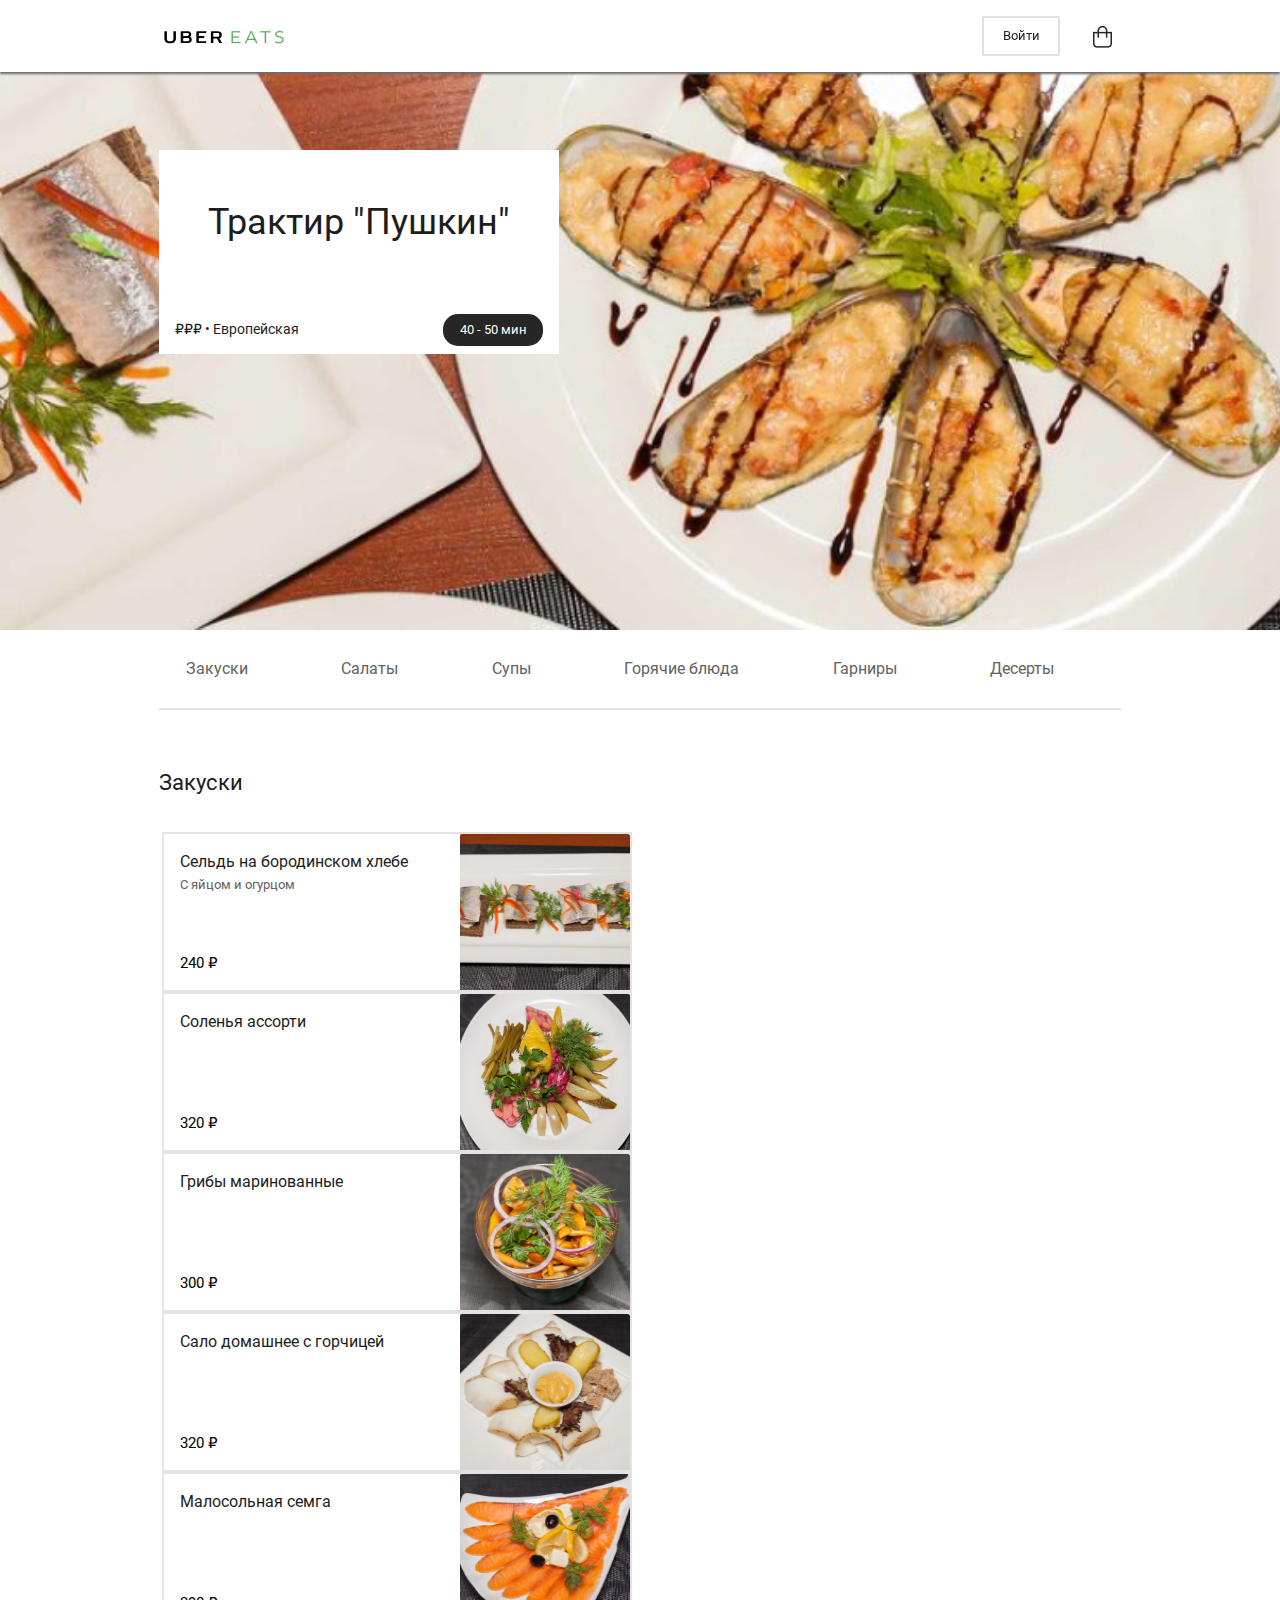
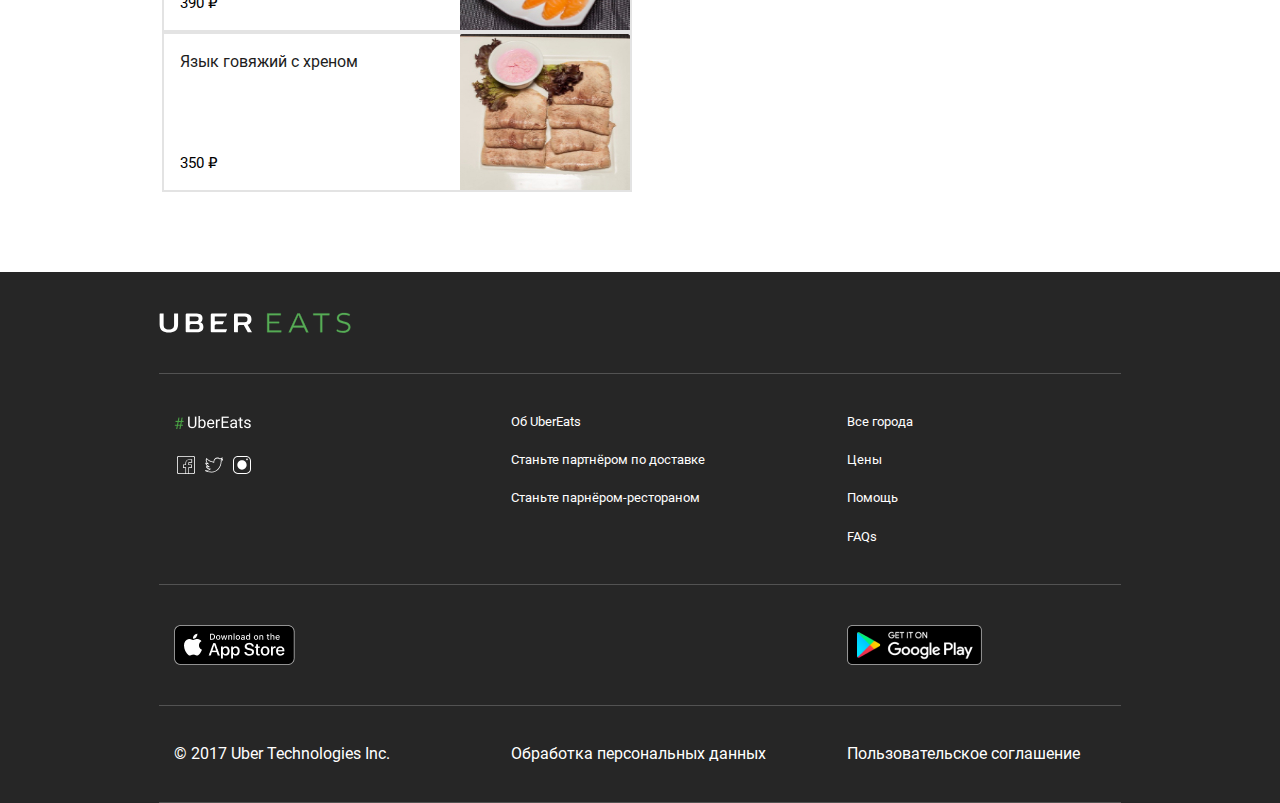
<file: pushkin.html>
<!DOCTYPE html>
<html lang="ru">
<head>
    <meta charset="UTF-8">
    <meta name="viewport" content="width=device-width, initial-scale=1.0">
    <title>UBER EATS</title>
    <link rel="stylesheet" href="./css/style.css">
</head>
<body>
   
     <!--header start-->

     <header class="header">
        <div class="wrapper">
           <div class="header_wrapper">
                <div class="header_logo">
                    <a href="./index.html" class="header_logo-link">
                        <img src="./img/svg/logo.svg" alt="ubereats" class="header_logo-pic">
                    </a>
                </div>

            <nav class="header_nav">
                <div class="buttons">
                    <button class="signin">Войти</button>
                    <button class="basket">
                        <img src="./img/basket.png" alt="" style="vertical-align:middle">
                    </button>
                </div>
            </nav>
           </div>

        </div>
    </header>
    <!--header end-->

    <!--main content start-->
    <main>
        <div class="background_title"></div>
        <div class="wrapper">
            <div class="push_title">
                <h1>Трактир "Пушкин"</h1>
                <p>₽₽₽ • Европейская</p>
                <div class="time">40 - 50 мин</div>
            </div>
            <div class="head_menu">
                <ul id="menu" class="menu_list">
                    <li data-cont="1">Закуски</li>
                    <li data-cont="-1">Салаты</li>
                    <li data-cont="-1">Супы</li>
                    <li data-cont="-1">Горячие блюда</li>
                    <li data-cont="-1">Гарниры</li>
                    <li data-cont="-1">Десерты</li>
                </ul>
            </div>
            <h2>Закуски</h2>
            <div class="menu_content">
                <div hidden class="Stub">
                    <p style="font-size: 32px;">Здесь контента нет</p>
                </div>
                <div id="1" class="menu_section">
                    <div class="menu_pos">
                        <img src="./img/seld.jpg" alt="сельдь">
                        <h3>Сельдь на бородинском хлебе</h3>
                        <p class="description">С яйцом и огурцом</p>
                        <p class="price">240 ₽</p>  
                    </div>
                    <div class="menu_pos">
                        <img src="./img/assorti.jpg" alt="ассорти">
                        <h3>Соленья ассорти</h3>
                        <p class="price">320 ₽</p>
                    </div>
                    <div class="menu_pos">
                        <img src="./img/gribi.jpg" alt="грибы">
                        <h3>Грибы маринованные</h3>
                        <p class="price">300 ₽</p>
                    </div>
                    <div class="menu_pos">
                        <img src="./img/salo.jpg" alt="сало">
                        <h3>Сало домашнее с горчицей</h3>
                        <p class="price">320 ₽</p>
                    </div>
                    <div class="menu_pos">
                        <img src="./img/semga.jpg" alt="семга">
                        <h3>Малосольная семга</h3>
                        <p class="price">390 ₽</p>
                    </div>
                    <div class="menu_pos">
                        <img src="./img/yazik.jpg" alt="язык">
                        <h3>Язык говяжий с хреном</h3>
                        <p class="price">350 ₽</p>
                    </div>
                </div>
            </div>
        </div>
    </main>
    <!--main content end-->

    <!--footer start-->
    <footer class="footer">
        <div class="wrapper">
            <div class="footer_item">
                <div class="footer_row">
                    <div class="footer_logo">
                     <img src="./img/svg/logo-footer.svg" alt="ubereats">
                 </div>
                </div>
                <div class="footer_row">
                    <div class="footer_col">
                        <div class="language-list"></div>
                        <div class="hashtag">
                            <img src="./img/hashtag.png" alt="#">
                            <img src="./img/UberEats.png" alt="ubereats">
                        </div>
                        <div class="social_links">
                            <img src="./img/svg/facebook.svg" alt="facebook">
                            <img src="./img/svg/twitter.svg" alt="twitter">
                            <img src="./img/svg/instagram.svg" alt="instagram">
                        </div>
                    </div>
                    <div class="footer_col">
                        <ul class="contacts">
                            <li><a href="#">Об UberEats</a></li>
                            <li><a href="#">Станьте партнёром по доставке</a></li>
                            <li><a href="#">Станьте парнёром-рестораном</a></li>
                        </ul>
                    </div>
                    <div class="footer_col">
                        <ul class="info">
                            <li><a href="#">Все города</a></li>
                            <li><a href="#">Цены</a></li>
                            <li><a href="#">Помощь</a></li>
                            <li><a href="#">FAQs</a></li>
                        </ul>
                    </div>
                </div>
                <div class="footer_row">
                    <div class="footer_col">
                        <img src="./img/appstore.png" alt="AppStore">
                    </div>
                    <div class="footer_col">
                        <img src="./img/googleplay.png" alt="GooglePlay">
                    </div>
                </div>
                <div class="footer_row">
                    <div class="footer_col">© 2017 Uber Technologies Inc.</div>
                    <div class="footer_col">Обработка персональных данных</div>
                    <div class="footer_col">Пользовательское соглашение</div>
                </div>
            </div>
        </div>
    </footer>
    <!--footer end-->
    <script>
        let menu = document.getElementById('menu')
        menu.addEventListener('click', function(event) {
            if (event.target.dataset.cont) {
                if (event.target.dataset.cont > 0) {
                    document.querySelectorAll(".menu_section").forEach(element => {
                        if (element.id == event.target.dataset.cont) element.style.display = "grid"
                        else element.style.display = "none"
                    })
                    document.querySelector(".Stub").hidden = true;
                    document.querySelector("h2").textContent = event.target.textContent;
                }
                if (event.target.dataset.cont < 0) {
                    document.querySelectorAll(".menu_section").forEach(element => element.style.display = "none");
                    document.querySelector(".Stub").hidden = false;
                    document.querySelector("h2").textContent = event.target.textContent;
                }
            }
        })
    </script>
</body>
</html>
</file>
<file: css/style.css>
/* http://meyerweb.com/eric/tools/css/reset/
   v2.0-modified | 20110126
   License: none (public domain)
*/

html, body, div, span, applet, object, iframe,
h1, h2, h3, h4, h5, h6, p, blockquote, pre,
a, abbr, acronym, address, big, cite, code,
del, dfn, em, img, ins, kbd, q, s, samp,
small, strike, strong, sub, sup, tt, var,
b, u, i, center,
dl, dt, dd, ol, ul, li,
fieldset, form, label, legend,
table, caption, tbody, tfoot, thead, tr, th, td,
article, aside, canvas, details, embed,
figure, figcaption, footer, header, hgroup,
menu, nav, output, ruby, section, summary,
time, mark, audio, video {
  margin: 0;
	padding: 0;
	border: 0;
	font-size: 100%;
	font: inherit;
	vertical-align: baseline;
}

/* make sure to set some focus styles for accessibility */
:focus {
    outline: 0;
}

/* HTML5 display-role reset for older browsers */
article, aside, details, figcaption, figure,
footer, header, hgroup, menu, nav, section {
	display: block;
}

body {
	line-height: 1;
}

ol, ul {
	list-style: none;
}

blockquote, q {
	quotes: none;
}

blockquote:before, blockquote:after,
q:before, q:after {
	content: '';
	content: none;
}

table {
	border-collapse: collapse;
	border-spacing: 0;
}

input[type=search]::-webkit-search-cancel-button,
input[type=search]::-webkit-search-decoration,
input[type=search]::-webkit-search-results-button,
input[type=search]::-webkit-search-results-decoration {
    -webkit-appearance: none;
    -moz-appearance: none;
}

input[type=search] {
    -webkit-appearance: none;
    -moz-appearance: none;
    -webkit-box-sizing: content-box;
    -moz-box-sizing: content-box;
    box-sizing: content-box;
}

textarea {
    overflow: auto;
    vertical-align: top;
    resize: vertical;
}

/**
 * Correct `inline-block` display not defined in IE 6/7/8/9 and Firefox 3.
 */

audio,
canvas,
video {
    display: inline-block;
    *display: inline;
    *zoom: 1;
    max-width: 100%;
}

/**
 * Prevent modern browsers from displaying `audio` without controls.
 * Remove excess height in iOS 5 devices.
 */

audio:not([controls]) {
    display: none;
    height: 0;
}

/**
 * Address styling not present in IE 7/8/9, Firefox 3, and Safari 4.
 * Known issue: no IE 6 support.
 */

[hidden] {
    display: none;
}

/**
 * 1. Correct text resizing oddly in IE 6/7 when body `font-size` is set using
 *    `em` units.
 * 2. Prevent iOS text size adjust after orientation change, without disabling
 *    user zoom.
 */

html {
    font-size: 100%; /* 1 */
    -webkit-text-size-adjust: 100%; /* 2 */
    -ms-text-size-adjust: 100%; /* 2 */
}

/**
 * Address `outline` inconsistency between Chrome and other browsers.
 */

a:focus {
    outline: thin dotted;
}

/**
 * Improve readability when focused and also mouse hovered in all browsers.
 */

a:active,
a:hover {
    outline: 0;
}

/**
 * 1. Remove border when inside `a` element in IE 6/7/8/9 and Firefox 3.
 * 2. Improve image quality when scaled in IE 7.
 */

img {
    border: 0; /* 1 */
    -ms-interpolation-mode: bicubic; /* 2 */
}

/**
 * Address margin not present in IE 6/7/8/9, Safari 5, and Opera 11.
 */

figure {
    margin: 0;
}

/**
 * Correct margin displayed oddly in IE 6/7.
 */

form {
    margin: 0;
}

/**
 * Define consistent border, margin, and padding.
 */

fieldset {
    border: 1px solid #c0c0c0;
    margin: 0 2px;
    padding: 0.35em 0.625em 0.75em;
}

/**
 * 1. Correct color not being inherited in IE 6/7/8/9.
 * 2. Correct text not wrapping in Firefox 3.
 * 3. Correct alignment displayed oddly in IE 6/7.
 */

legend {
    border: 0; /* 1 */
    padding: 0;
    white-space: normal; /* 2 */
    *margin-left: -7px; /* 3 */
}

/**
 * 1. Correct font size not being inherited in all browsers.
 * 2. Address margins set differently in IE 6/7, Firefox 3+, Safari 5,
 *    and Chrome.
 * 3. Improve appearance and consistency in all browsers.
 */

button,
input,
select,
textarea {
    font-size: 100%; /* 1 */
    margin: 0; /* 2 */
    vertical-align: baseline; /* 3 */
    *vertical-align: middle; /* 3 */
}

/**
 * Address Firefox 3+ setting `line-height` on `input` using `!important` in
 * the UA stylesheet.
 */

button,
input {
    line-height: normal;
}

/**
 * Address inconsistent `text-transform` inheritance for `button` and `select`.
 * All other form control elements do not inherit `text-transform` values.
 * Correct `button` style inheritance in Chrome, Safari 5+, and IE 6+.
 * Correct `select` style inheritance in Firefox 4+ and Opera.
 */

button,
select {
    text-transform: none;
}

/**
 * 1. Avoid the WebKit bug in Android 4.0.* where (2) destroys native `audio`
 *    and `video` controls.
 * 2. Correct inability to style clickable `input` types in iOS.
 * 3. Improve usability and consistency of cursor style between image-type
 *    `input` and others.
 * 4. Remove inner spacing in IE 7 without affecting normal text inputs.
 *    Known issue: inner spacing remains in IE 6.
 */

button,
html input[type="button"], /* 1 */
input[type="reset"],
input[type="submit"] {
    -webkit-appearance: button; /* 2 */
    cursor: pointer; /* 3 */
    *overflow: visible;  /* 4 */
}

/**
 * Re-set default cursor for disabled elements.
 */

button[disabled],
html input[disabled] {
    cursor: default;
}

/**
 * 1. Address box sizing set to content-box in IE 8/9.
 * 2. Remove excess padding in IE 8/9.
 * 3. Remove excess padding in IE 7.
 *    Known issue: excess padding remains in IE 6.
 */

input[type="checkbox"],
input[type="radio"] {
    box-sizing: border-box; /* 1 */
    padding: 0; /* 2 */
    *height: 13px; /* 3 */
    *width: 13px; /* 3 */
}

/**
 * 1. Address `appearance` set to `searchfield` in Safari 5 and Chrome.
 * 2. Address `box-sizing` set to `border-box` in Safari 5 and Chrome
 *    (include `-moz` to future-proof).
 */

input[type="search"] {
    -webkit-appearance: textfield; /* 1 */
    -moz-box-sizing: content-box;
    -webkit-box-sizing: content-box; /* 2 */
    box-sizing: content-box;
}

/**
 * Remove inner padding and search cancel button in Safari 5 and Chrome
 * on OS X.
 */

input[type="search"]::-webkit-search-cancel-button,
input[type="search"]::-webkit-search-decoration {
    -webkit-appearance: none;
}

/**
 * Remove inner padding and border in Firefox 3+.
 */

button::-moz-focus-inner,
input::-moz-focus-inner {
    border: 0;
    padding: 0;
}

/**
 * 1. Remove default vertical scrollbar in IE 6/7/8/9.
 * 2. Improve readability and alignment in all browsers.
 */

textarea {
    overflow: auto; /* 1 */
    vertical-align: top; /* 2 */
}

/**
 * Remove most spacing between table cells.
 */

table {
    border-collapse: collapse;
    border-spacing: 0;
}

html,
button,
input,
select,
textarea {
    color: #222;
}


::-moz-selection {
    background: #b3d4fc;
    text-shadow: none;
}

::selection {
    background: #b3d4fc;
    text-shadow: none;
}

img {
    vertical-align: middle;
}

fieldset {
    border: 0;
    margin: 0;
    padding: 0;
}

textarea {
    resize: vertical;
}

.chromeframe {
    margin: 0.2em 0;
    background: #ccc;
    color: #000;
    padding: 0.2em 0;
}

/* roboto-regular - cyrillic */
@font-face {
    font-family: 'Roboto';
    font-style: normal;
    font-weight: 400;
    src: url('../fonts/roboto-v27-cyrillic-regular.eot'); /* IE9 Compat Modes */
    src: local(''),
         url('../fonts/roboto-v27-cyrillic-regular.eot?#iefix') format('embedded-opentype'), /* IE6-IE8 */
         url('../fonts/roboto-v27-cyrillic-regular.woff2') format('woff2'), /* Super Modern Browsers */
         url('../fonts/roboto-v27-cyrillic-regular.woff') format('woff'), /* Modern Browsers */
         url('../fonts/roboto-v27-cyrillic-regular.ttf') format('truetype'), /* Safari, Android, iOS */
         url('../fonts/roboto-v27-cyrillic-regular.svg#Roboto') format('svg'); /* Legacy iOS */
  }
  html {
      box-sizing: border-box;
  }
  *, *::before, * ::after {
      box-sizing: inherit;
  }
  body {
      font-family: 'Roboto';
      font-style: normal;
      font-weight: 400;
      font-size: 16px;
      color: #1D1D1D;
  }
  .wrapper {
      max-width: 962px;
      margin: 0 auto;
  }
  /* header style start */
  .header {
    background-color: white;
    height: 72px;
    position: fixed;
    top: 0%;
    width: 100%;
    box-shadow: 0px 2px 2px rgb(107, 107, 107);
    z-index: 999;
  }
  .header_nav {
      display: flex;
  }
  .header_wrapper {
      display: flex;
      flex-wrap: wrap;
      align-items: center;
      justify-content: space-between;
      margin: 0 5px;
  }
  .signin {
      position: relative;
      top: 16px;
      width: 78px;
      height: 40px;
      border: 2px solid #e0e0e0;
      border-radius: 2px;
      background-color: white;
      font-family: 'Roboto';
      font-size: 13px;
      line-height: 24px;
      font-weight: 500;
      text-align: center;
  }
  .basket {
      margin-left: 16px;
      width: 40px;
      height: 72px;
      background-color: white;
      border: none;
  }
  .buttons {
    display: flex;
    flex-wrap: wrap; 
}
/* header style end */

/* main content style start */
.search-form {  
    margin-top: 104px;
    margin-bottom: 56px;
}
.search_rests {
    border: 0;
    border-bottom: 2px solid #979797;
}
.search_rests>input {
    width: 100%;
    background-color: transparent;
    padding-bottom: 0;
    font-size: 16px;
    line-height: 24px;
    vertical-align: bottom;
    border: 0;
    color: #626262;
}
.intro_title {
    width: 100%;
    margin-bottom: 16px;
    font-weight: normal;
    font-size: 22px;
    line-height: 34px;
}
.box {
    display: grid;
    grid-template-columns: repeat(auto-fill, 308px);
    column-gap: 16px;
    row-gap: 16px;
    justify-content: center;
    margin-bottom: 80px;
}
.rest_link {
    display: block;
    text-decoration: none;
    color:#1D1D1D;
}
.box>div {
    cursor: pointer;
}
.img_div>img {
    width: 308px;
    height: 256px;
    position: relative;
    left: 0%;
    transition: 0.2s;
}
.img_div>img:hover {
    transform: scale(1.1);
}
.img_div {
    width: 308px;
    height: 256px;
    overflow: hidden;
}
.rest_title {
    font-weight: normal;
    font-size: 16px;
    line-height: 24px;
    color: #1D1D1D;
    padding-top: 16px;
    margin-bottom: 4px;
}
.menu {
    font-weight: normal;
    font-size: 14px;
    line-height: 21px;
    color: #626262;
    margin-bottom: 4px;
}
.devilery_time {
    font-weight: normal;
    font-size: 13px;
    line-height: 21px;
    color: #1D1D1D;
}
/* main content style end */

/* footer style start */
.footer {
    background: #262626;
}
.footer_row {
    display: flex;
    flex-wrap: wrap;
    justify-content: space-between;
    padding: 40px 0;
    border-bottom: 1px solid rgba(151, 151, 151, 0.4);
    color: #FFFFFF;
}
.footer_col {
    width: 30%;
    padding: 0 15px;
}
.app_links {
    display: flex;
    flex-wrap: wrap;
    justify-content: space-around;
}
.hashtag {
    margin-bottom: 23px;
}
.social_links {
    cursor: pointer;
}
.footer_col ul li:not(:last-child) {
    margin-bottom: 23px;
}
.footer_col ul li a {
    font-size: 13px;
    line-height: 15.23px;
    color: #FFFFFF;
    text-decoration: none;
    display: block;
}
.footer_col ul li a:hover {
    text-decoration: underline;
}
.social li select {
    width: 230px;
    height: 40px;
    background: #3B3B3B;
    border: 0;
    font-family: 'Roboto';
    font-style: normal;
    font-weight: 400;
    font-size: 13px;
    color: #FFFFFF;
    -webkit-appearance: none;
    appearance: none;
}
/* footer style end */

/*pushkin style start*/
.background_title {
    height: 70vh;
    background: url(../img/push-bg.png) no-repeat;
    background-size: cover;
}
.push_title {
    width: 400px;
    height: 204px;
    padding: 16px;
    position: absolute;
    top: 150px;;
    background: white;
}
.push_title>h1 {
    position: relative;
    top: 38px;
    font-size: 36px;
    font-weight: 400;
    text-align: center;
}
.push_title>p {
    position: relative;
    top: 120px;
    font-size: 14px;
    font-weight: 400;
}
.time {
    position: relative;
    margin: 98px 0 0 auto;
    width: 100px;
    color: #FFFFFF;
    background: #262626;
    border-radius: 15px;
    font-size: 13px;
    line-height: 32px;
    text-align: center;
}
.head_menu {
    height: 80px;
    border-bottom: 2px solid rgba(117, 117, 117, 0.2);
    margin-bottom: 56px;
}
.menu_list {
    height: 100%;
    display: flex;
    flex-wrap: wrap;
    justify-content: space-around;
    align-items: center;
}
.menu_list>li {
    margin-right: 40px;
    font-size: 16px;
    color: #626262;
    cursor: pointer;
}
h2 {
    font-size: 22px;
    line-height: 34px;
    margin-bottom: 32px;
}
.menu_content {
    display: grid;
    grid-template-columns: repeat(auto-fill, 470px);
    column-gap: 16px;
    row-gap: 49px;
    justify-content: center;
    margin-bottom: 80px;
    
}
.menu_pos {
    position: relative;
    height: 160px;
    border: 2px solid rgba(117, 117, 117, 0.2);
    cursor: pointer;
    overflow: hidden;
}
.pos_text {
    width: 300px;
    height: 160px;
    
}
.menu_pos img {
    width: 170px;
    height: 160px;
    float: right;
    margin-left: 16px;
}
h3 {
    position: relative;
    top: 16px;
    left: 16px;
    margin-bottom: 16px;
    font-size: 16px;
    line-height: 24px;
    width: 55%;
    color: #1D1D1D;
}
p.description {
    position: absolute;
    left: 16px;
    font-size: 13px;
    line-height: 21px;
    color: #626262;
}
.menu_pos p.price {
    position: absolute;
    bottom: 16px;
    left: 16px;
    font-size: 15px;
    line-height: 21px;
    color: black;
}
/*pushkin style end*/

@media (max-width: 767px) {
    .footer_col {
        width: 100%;
        margin-bottom: 30px;
    }
    .push_title {
	width: 320px;
	padding: 5px;
}
@media (max-width: 980px) {
    .menu_content {
        display: grid;
        grid-template-columns: repeat(auto-fill, 98%);
    }
}
</file>
